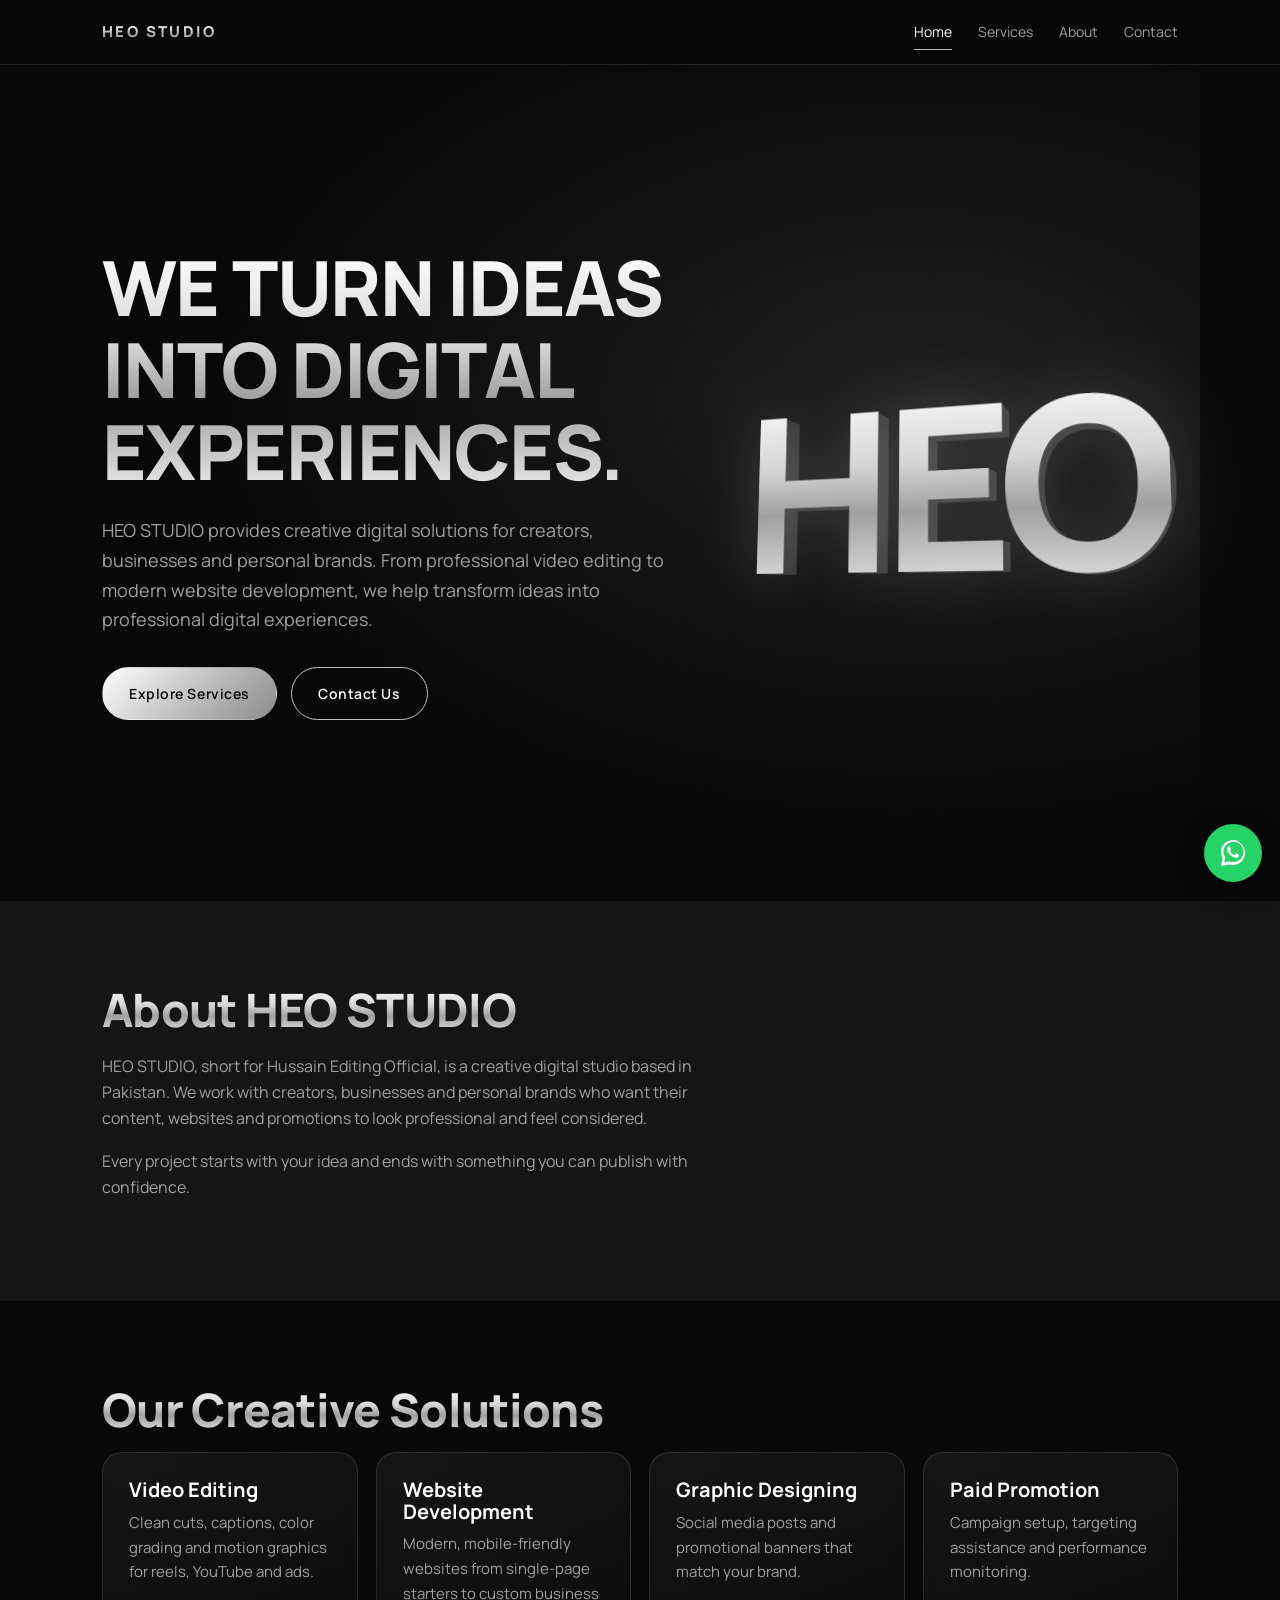
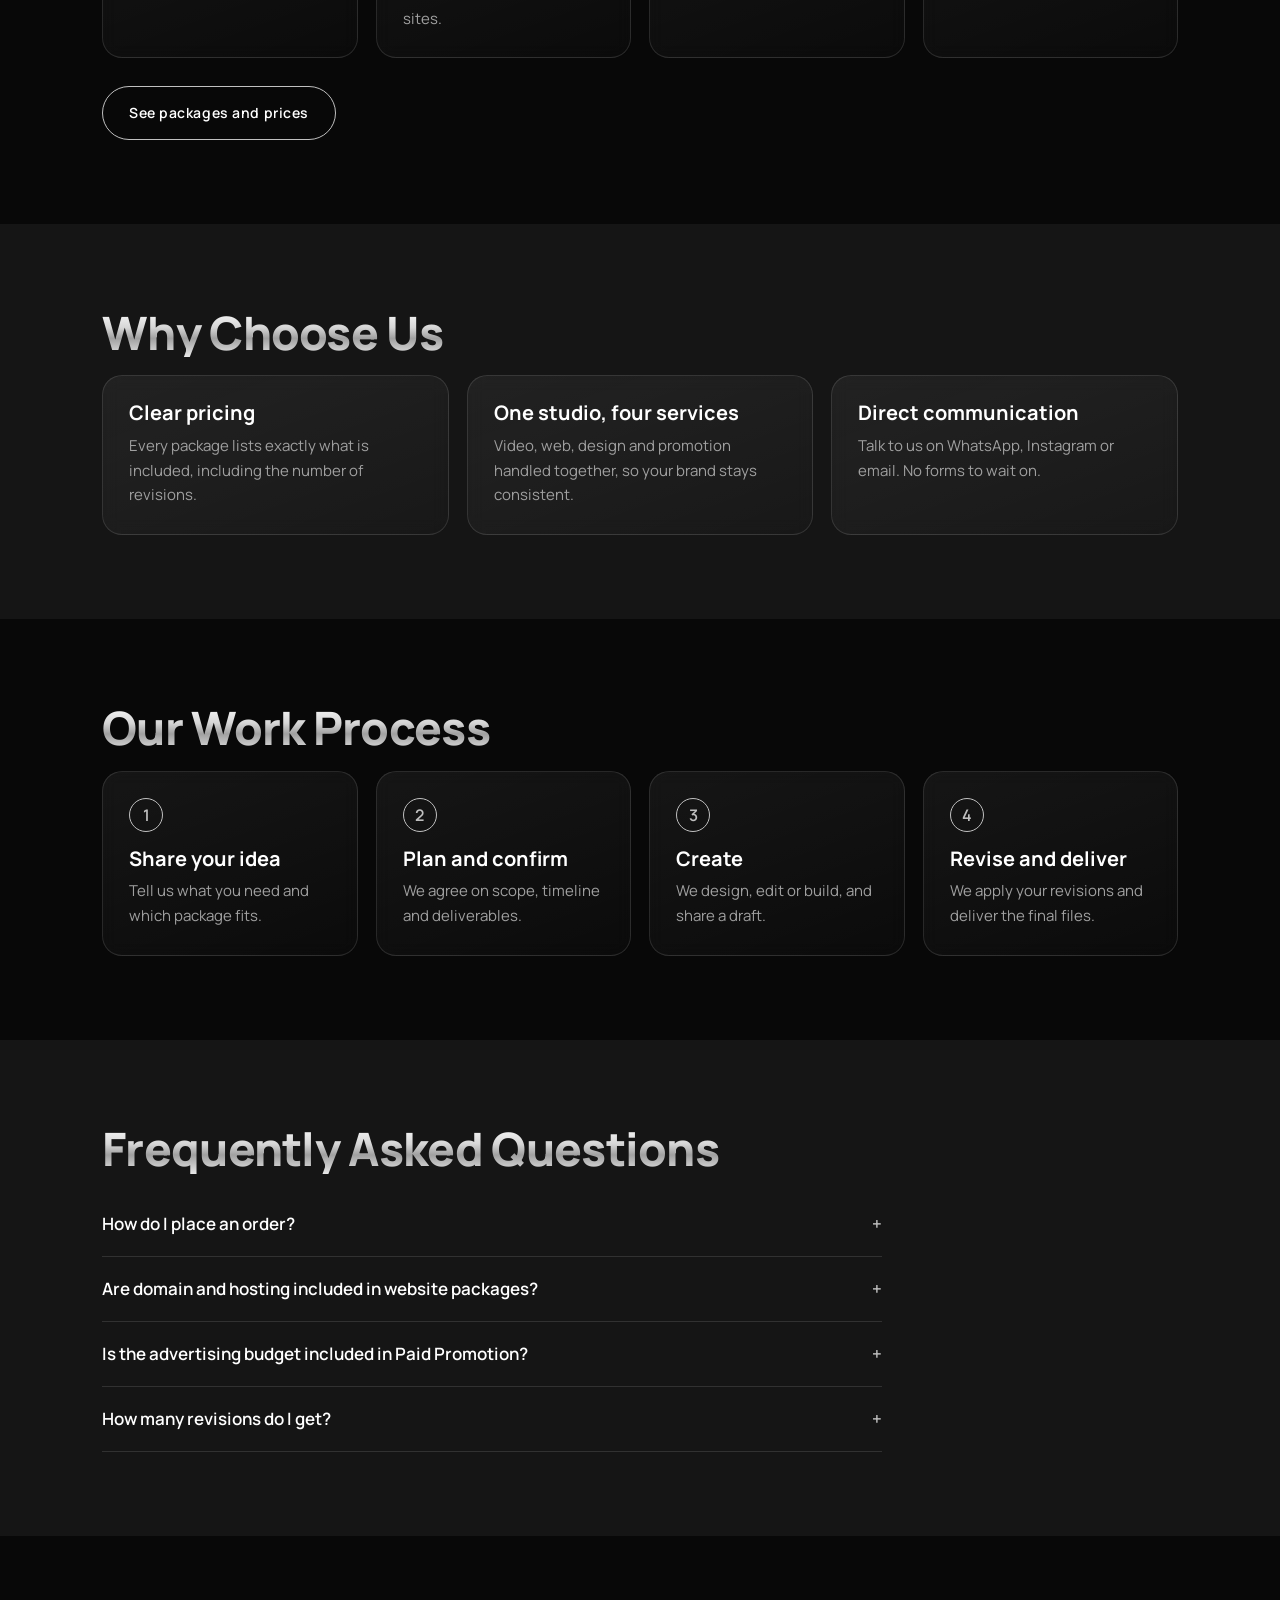
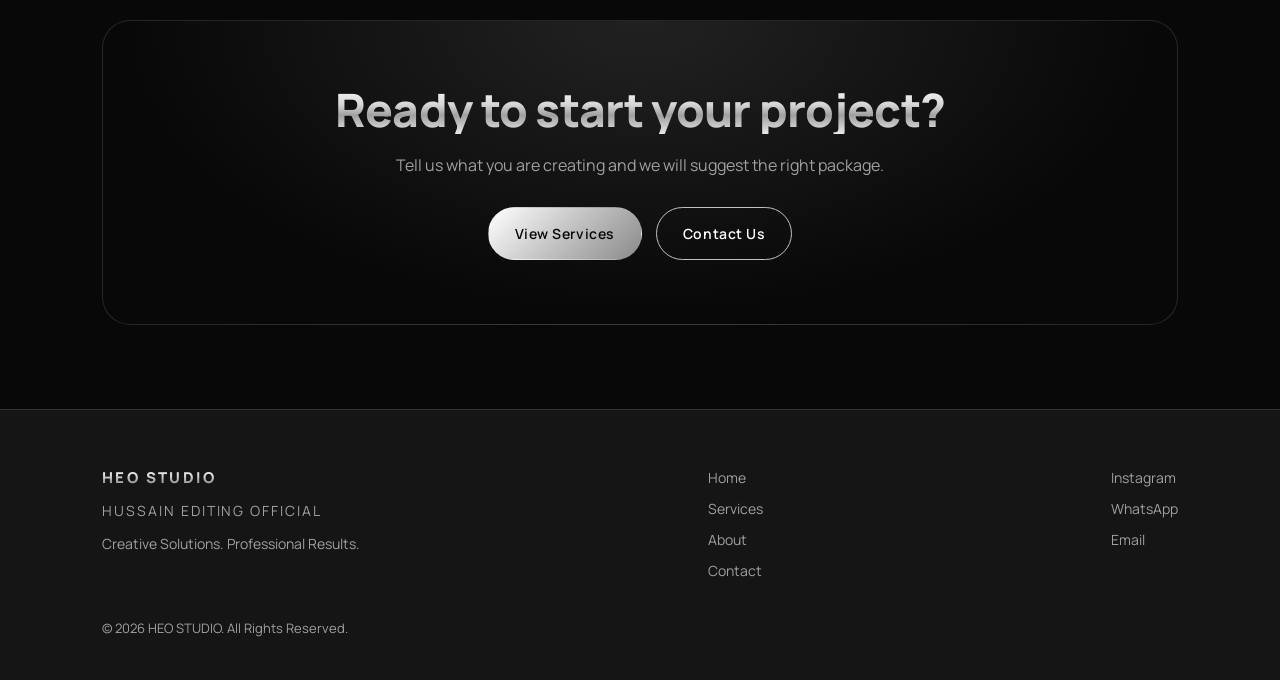
<file: index.html>
<!DOCTYPE html>
<html lang="en">
<head>
<meta charset="utf-8">
<meta name="viewport" content="width=device-width, initial-scale=1, viewport-fit=cover">
<title>HEO STUDIO | Hussain Editing Official – Video Editing, Websites, Design, Promotion</title>
<meta name="description" content="HEO STUDIO (Hussain Editing Official) offers professional video editing, website development, graphic designing and paid promotion for creators, businesses and personal brands in Pakistan.">
<meta property="og:title" content="HEO STUDIO | Hussain Editing Official – Video Editing, Websites, Design, Promotion">
<meta property="og:description" content="HEO STUDIO (Hussain Editing Official) offers professional video editing, website development, graphic designing and paid promotion for creators, businesses and personal brands in Pakistan.">
<meta property="og:type" content="website">
<meta name="theme-color" content="#080808">
<link rel="icon" href="data:image/svg+xml,%3Csvg xmlns='http://www.w3.org/2000/svg' viewBox='0 0 64 64'%3E%3Cdefs%3E%3ClinearGradient id='g' x1='0' y1='0' x2='1' y2='1'%3E%3Cstop offset='0' stop-color='%23fff'/%3E%3Cstop offset='.5' stop-color='%23c0c0c0'/%3E%3Cstop offset='1' stop-color='%23707070'/%3E%3C/linearGradient%3E%3C/defs%3E%3Crect width='64' height='64' rx='14' fill='%23080808'/%3E%3Ctext x='32' y='45' font-size='36' font-weight='800' font-family='Arial' text-anchor='middle' fill='url(%23g)'%3EH%3C/text%3E%3C/svg%3E">
<link rel="canonical" id="canon" href="">
<link rel="preconnect" href="https://fonts.googleapis.com">
<link href="https://fonts.googleapis.com/css2?family=Manrope:wght@300;400;600;800&display=swap" rel="stylesheet">
<style>
:root{--bg:#080808;--bg2:#151515;--silver:#C0C0C0;--white:#FFFFFF;--mute:#A0A0A0;--line:rgba(192,192,192,.16);color-scheme:dark;box-sizing:border-box;padding-top:env(safe-area-inset-top,0px);padding-bottom:env(safe-area-inset-bottom,0px)}
html{scroll-padding-top:env(safe-area-inset-top,0px);scroll-behavior:smooth}
*,*::before,*::after{box-sizing:inherit}
body{margin:0;overflow-x:clip;-webkit-tap-highlight-color:transparent;background:var(--bg);color:var(--white);font-family:Manrope,Inter,system-ui,sans-serif;line-height:1.65;-webkit-font-smoothing:antialiased}
a{color:inherit;text-decoration:none}
:focus-visible{outline:2px solid var(--silver);outline-offset:3px}
.chrome{background:linear-gradient(180deg,#fff 0%,#d6d6d6 40%,#a0a0a0 62%,#e8e8e8 100%);-webkit-background-clip:text;background-clip:text;color:transparent}
.wrap{max-width:1120px;margin:0 auto;padding:0 22px}
header{position:sticky;top:env(safe-area-inset-top,0px);z-index:20;background:rgba(8,8,8,.72);backdrop-filter:blur(14px);-webkit-backdrop-filter:blur(14px);border-bottom:1px solid var(--line)}
body::before{content:"";position:fixed;inset:0 0 auto;height:env(safe-area-inset-top,0px);background:rgba(8,8,8,.9);z-index:30}
.nav{display:flex;align-items:center;justify-content:space-between;height:64px}
.logo{font-weight:800;letter-spacing:.16em;font-size:15px}
.nav nav{display:flex;gap:26px;font-size:14px;color:var(--mute)}
.nav nav a{padding:6px 0;border-bottom:1px solid transparent;transition:.25s}
.nav nav a:hover,.nav nav a.on{color:var(--white);border-color:var(--silver)}
.btn{display:inline-block;padding:14px 26px;border-radius:999px;font-weight:600;font-size:14px;letter-spacing:.04em;border:1px solid var(--silver);cursor:pointer;transition:.25s;font-family:inherit;color:var(--white);background:transparent}
.btn.fill{background:linear-gradient(135deg,#fff,#bdbdbd 55%,#8a8a8a);color:#080808;border-color:transparent}
.btn:hover{transform:translateY(-2px);box-shadow:0 8px 28px rgba(192,192,192,.2)}
h1,h2,h3{margin:0;line-height:1.08}
h1{font-size:clamp(38px,7vw,76px);font-weight:800;letter-spacing:-.02em}
h2{font-size:clamp(28px,4.4vw,46px);font-weight:800;letter-spacing:-.015em;margin-bottom:18px}
p{color:var(--mute);margin:0 0 16px;max-width:62ch}
section{padding:84px 0;scroll-margin-top:calc(64px + env(safe-area-inset-top,0px))}
.hero{min-height:calc(100vh - 64px);display:grid;grid-template-columns:1.1fr .9fr;gap:30px;align-items:center;padding:60px 22px;background:radial-gradient(ellipse at 75% 40%,rgba(192,192,192,.12),transparent 60%)}
.hero p{font-size:18px;margin:24px 0 32px}
.row{display:flex;gap:14px;flex-wrap:wrap}
.stage{perspective:900px;display:grid;place-items:center;min-height:340px}
.mono{position:relative;transform-style:preserve-3d;transform:rotateX(var(--rx,8deg)) rotateY(var(--ry,-18deg));transition:transform .15s ease-out;font-weight:800;font-size:clamp(110px,19vw,230px);letter-spacing:-.04em;line-height:1;animation:float 6s ease-in-out infinite}
.mono span{display:block}
.mono .face{position:relative;z-index:2;filter:drop-shadow(0 0 30px rgba(255,255,255,.18))}
.mono .l{position:absolute;inset:0;color:#3a3a3a;z-index:1}
@keyframes float{50%{translate:0 -14px}}
.grid{display:grid;gap:18px}
.g4{grid-template-columns:repeat(auto-fit,minmax(min(230px,100%),1fr))}
.g3{grid-template-columns:repeat(auto-fit,minmax(min(280px,100%),1fr))}
.card{background:linear-gradient(160deg,rgba(255,255,255,.06),rgba(255,255,255,.015));border:1px solid var(--line);border-radius:20px;padding:26px;backdrop-filter:blur(8px);-webkit-backdrop-filter:blur(8px)}
.card h3{font-size:20px;margin-bottom:10px}
.card p{font-size:15px;margin-bottom:0}
.alt{background:var(--bg2)}
.steps{counter-reset:s}
.steps .card::before{counter-increment:s;content:counter(s);display:grid;place-items:center;width:34px;height:34px;border-radius:50%;border:1px solid var(--silver);color:var(--silver);font-weight:600;margin-bottom:16px}
details{border-bottom:1px solid var(--line);padding:18px 0}
summary{cursor:pointer;font-weight:600;font-size:17px;list-style:none;display:flex;justify-content:space-between;gap:16px}
summary::after{content:"+";color:var(--silver);transition:.25s}
details[open] summary::after{transform:rotate(45deg)}
details p{margin:12px 0 0}
.cta{text-align:center;border:1px solid var(--line);border-radius:28px;padding:64px 24px;background:radial-gradient(ellipse at 50% 0,rgba(192,192,192,.14),transparent 70%)}
.cta p{margin:0 auto 28px}.cta .row{justify-content:center}
.phead{padding:76px 0 24px}
.svc{margin-bottom:56px}
.svc>h2{font-size:clamp(24px,3.4vw,34px);margin-bottom:6px}
.note{font-size:14px;margin-bottom:22px;color:var(--mute)}
.pkg{display:flex;flex-direction:column;transition:.3s}
.pkg:hover{transform:translateY(-5px);border-color:rgba(192,192,192,.5)}
.pkg .pr{font-size:32px;font-weight:800;margin:6px 0 14px}
.pkg ul{list-style:none;padding:0;margin:0 0 24px;flex:1}
.pkg li{font-size:15px;color:var(--mute);padding:7px 0;border-bottom:1px solid var(--line)}
.pkg .btn{text-align:center}
.cc .t{font-size:13px;letter-spacing:.14em;color:var(--silver);font-weight:600}
.cc .v{font-size:19px;font-weight:600;margin:10px 0 22px;word-break:break-word}
form{margin-top:60px;display:grid;gap:18px;max-width:720px}
label{font-size:14px;font-weight:600;display:grid;gap:8px}
input,select,textarea{background:#101010;border:1px solid var(--line);border-radius:12px;padding:14px;color:var(--white);font:inherit;width:100%}
textarea{min-height:130px;resize:vertical}
.err{color:#e8a0a0;font-size:13px;font-weight:400;min-height:0}
#status{padding:14px 16px;border-radius:12px;border:1px solid var(--line);font-size:14px;display:none;color:var(--white)}
footer{border-top:1px solid var(--line);padding:56px 0 40px;background:var(--bg2)}
.fg{display:flex;justify-content:space-between;gap:36px;flex-wrap:wrap}
footer .logo{display:block;margin-bottom:8px}footer p{font-size:14px;margin:0}
footer ul{list-style:none;padding:0;margin:0;display:grid;gap:8px;font-size:14px;color:var(--mute)}
footer ul a:hover{color:var(--white)}
.copy{margin-top:36px;font-size:13px;color:var(--mute)}
.wa{position:fixed;right:max(18px,env(safe-area-inset-right,0px));bottom:calc(18px + env(safe-area-inset-bottom,0px));z-index:40;width:58px;height:58px;border-radius:50%;background:#25D366;display:grid;place-items:center;box-shadow:0 8px 26px rgba(0,0,0,.5);transition:.25s}
.wa:hover{transform:scale(1.1) rotate(-6deg);box-shadow:0 10px 32px rgba(37,211,102,.45)}
.wa svg{width:32px;height:32px;fill:#fff}
@media(prefers-reduced-motion:reduce){*{animation:none!important;transition:none!important;scroll-behavior:auto!important}}

@media(max-width:820px){
.hero{grid-template-columns:1fr;min-height:auto;padding:24px 22px 48px;gap:6px}
.stage{min-height:180px;order:-1}
.mono{font-size:clamp(96px,30vw,150px)}
h1{font-size:clamp(32px,9.4vw,46px);line-height:1.1}
.hero p{font-size:16px;margin:18px 0 26px}
.hero .row .btn{flex:1 1 140px;text-align:center}
section{padding:56px 0}
h2{font-size:clamp(26px,7.4vw,34px)}
.phead{padding:44px 0 12px}
.phead p{font-size:16px!important}
.card{padding:22px}
.cta{padding:44px 20px;border-radius:22px}
.cta .btn{width:100%}
.svc{margin-bottom:40px}
.pkg .btn,.cc .btn{display:block;text-align:center}
form{margin-top:44px}
input,select,textarea{font-size:16px}
form .btn{width:100%}
.fg{display:grid;grid-template-columns:1fr 1fr;gap:28px}
.fg>div:first-child{grid-column:1/-1}
footer{padding:44px 0 100px}
.wa{width:54px;height:54px}
.nav nav a{padding:10px 0}
}
@media(max-width:420px){
.wrap{padding:0 18px}
.hero{padding-left:18px;padding-right:18px}
.nav{height:58px}
.logo{font-size:12px;letter-spacing:.08em}
.nav nav{gap:12px;font-size:12.5px}
section{scroll-margin-top:calc(58px + env(safe-area-inset-top,0px))}
}
</style>
</head>
<body>
<header><div class="wrap nav"><a class="logo chrome" href="index.html">HEO STUDIO</a>
<nav aria-label="Main"><a href="index.html" class="on">Home</a><a href="services.html">Services</a><a href="index.html#about">About</a><a href="contact.html">Contact</a></nav></div></header>
<main>
<div class="wrap hero">
 <div><h1 class="chrome">WE TURN IDEAS INTO DIGITAL EXPERIENCES.</h1>
 <p>HEO STUDIO provides creative digital solutions for creators, businesses and personal brands. From professional video editing to modern website development, we help transform ideas into professional digital experiences.</p>
 <div class="row"><a class="btn fill" href="services.html">Explore Services</a><a class="btn" href="contact.html">Contact Us</a></div></div>
 <div class="stage" aria-hidden="true"><div class="mono" id="mono"><span class="l">HEO</span><span class="l" style="transform:translateZ(-10px)">HEO</span><span class="l" style="transform:translateZ(-20px)">HEO</span><span class="l" style="transform:translateZ(-30px)">HEO</span><span class="face chrome">HEO</span></div></div>
</div>
<section id="about" class="alt"><div class="wrap">
 <h2 class="chrome">About HEO STUDIO</h2>
 <p>HEO STUDIO, short for Hussain Editing Official, is a creative digital studio based in Pakistan. We work with creators, businesses and personal brands who want their content, websites and promotions to look professional and feel considered.</p>
 <p>Every project starts with your idea and ends with something you can publish with confidence.</p>
</div></section>
<section><div class="wrap">
 <h2 class="chrome">Our Creative Solutions</h2>
 <div class="grid g4">
 <div class="card"><h3>Video Editing</h3><p>Clean cuts, captions, color grading and motion graphics for reels, YouTube and ads.</p></div>
 <div class="card"><h3>Website Development</h3><p>Modern, mobile-friendly websites from single-page starters to custom business sites.</p></div>
 <div class="card"><h3>Graphic Designing</h3><p>Social media posts and promotional banners that match your brand.</p></div>
 <div class="card"><h3>Paid Promotion</h3><p>Campaign setup, targeting assistance and performance monitoring.</p></div>
 </div><div class="row" style="margin-top:28px"><a class="btn" href="services.html">See packages and prices</a></div>
</div></section>
<section class="alt"><div class="wrap">
 <h2 class="chrome">Why Choose Us</h2>
 <div class="grid g3">
 <div class="card"><h3>Clear pricing</h3><p>Every package lists exactly what is included, including the number of revisions.</p></div>
 <div class="card"><h3>One studio, four services</h3><p>Video, web, design and promotion handled together, so your brand stays consistent.</p></div>
 <div class="card"><h3>Direct communication</h3><p>Talk to us on WhatsApp, Instagram or email. No forms to wait on.</p></div>
 </div>
</div></section>
<section><div class="wrap">
 <h2 class="chrome">Our Work Process</h2>
 <div class="grid g4 steps">
 <div class="card"><h3>Share your idea</h3><p>Tell us what you need and which package fits.</p></div>
 <div class="card"><h3>Plan and confirm</h3><p>We agree on scope, timeline and deliverables.</p></div>
 <div class="card"><h3>Create</h3><p>We design, edit or build, and share a draft.</p></div>
 <div class="card"><h3>Revise and deliver</h3><p>We apply your revisions and deliver the final files.</p></div>
 </div>
</div></section>
<section class="alt"><div class="wrap">
 <h2 class="chrome">Frequently Asked Questions</h2>
 <div style="max-width:780px">
 <details><summary>How do I place an order?</summary><p>Press ORDER NOW on any package. WhatsApp opens with a message that already names the service and package.</p></details>
 <details><summary>Are domain and hosting included in website packages?</summary><p>No. Domain and recurring hosting charges may be separate. The Premium website package includes hosting setup assistance.</p></details>
 <details><summary>Is the advertising budget included in Paid Promotion?</summary><p>No. Your advertising budget is separate from our service fees. We do not guarantee views, followers or sales.</p></details>
 <details><summary>How many revisions do I get?</summary><p>Video editing packages include 1, 2 or 3 revisions depending on the package you choose.</p></details>
 </div>
</div></section>
<section><div class="wrap"><div class="cta"><h2 class="chrome">Ready to start your project?</h2><p>Tell us what you are creating and we will suggest the right package.</p>
<div class="row"><a class="btn fill" href="services.html">View Services</a><a class="btn" href="contact.html">Contact Us</a></div></div></div></section>
</main>
<footer><div class="wrap"><div class="fg">
 <div><span class="logo chrome">HEO STUDIO</span><p style="letter-spacing:.14em;margin-bottom:10px">HUSSAIN EDITING OFFICIAL</p><p>Creative Solutions. Professional Results.</p></div>
 <div><ul><li><a href="index.html">Home</a></li><li><a href="services.html">Services</a></li><li><a href="index.html#about">About</a></li><li><a href="contact.html">Contact</a></li></ul></div>
 <div><ul><li><a href="https://www.instagram.com/hussaineditingofficial/" target="_blank" rel="noopener">Instagram</a></li><li><a href="https://wa.me/923303354950" target="_blank" rel="noopener">WhatsApp</a></li><li><a href="mailto:raohussain836@gmail.com">Email</a></li></ul></div>
</div><div class="copy">© 2026 HEO STUDIO. All Rights Reserved.</div></div></footer>
<a class="wa" href="https://wa.me/923303354950" target="_blank" rel="noopener" aria-label="Chat with HEO STUDIO on WhatsApp"><svg viewBox="0 0 32 32" aria-hidden="true"><path d="M16.04 3C9.4 3 4 8.38 4 15.01c0 2.12.55 4.18 1.6 6L4 29l8.2-1.56a12.03 12.03 0 0 0 3.84.62C22.67 28.06 28 22.68 28 16.05 28 9.4 22.67 3 16.04 3zm0 22.04c-1.2 0-2.37-.2-3.5-.6l-.5-.17-4.87.93.97-4.74-.2-.5a9.9 9.9 0 0 1-1.5-5.2c0-5.5 4.5-10 10.06-10 5.5 0 9.97 4.5 9.97 10 0 5.54-4.5 10.28-10.43 10.28zm5.5-7.5c-.3-.15-1.8-.9-2.07-1-.28-.1-.48-.15-.68.15-.2.3-.78 1-.95 1.2-.18.2-.35.22-.65.07-.3-.15-1.27-.47-2.42-1.5-.9-.8-1.5-1.8-1.67-2.1-.18-.3-.02-.47.13-.62.14-.13.3-.35.45-.53.15-.17.2-.3.3-.5.1-.2.05-.37-.02-.52-.08-.15-.68-1.65-.93-2.25-.25-.6-.5-.5-.68-.5h-.58c-.2 0-.52.07-.8.37-.27.3-1.04 1.02-1.04 2.5s1.07 2.9 1.22 3.1c.15.2 2.1 3.2 5.1 4.5.7.3 1.27.5 1.7.62.72.23 1.37.2 1.88.12.57-.08 1.8-.74 2.05-1.45.25-.7.25-1.3.18-1.43-.07-.13-.27-.2-.57-.35z"/></svg></a>
<script>
// ---- CONFIG: edit these without rebuilding anything else ----
const CONFIG={
  SITE_URL:"",            // set to your domain once purchased, e.g. "https://heostudio.com"
  WHATSAPP:"923303354950",
  FORM_ENDPOINT:""        // paste a Formspree/Web3Forms/Basin URL here to activate the form
};
const SERVICES=[
 {n:"Video Editing",note:"",p:[
  ["Basic","Rs. 400",["Clean cuts and trimming","Basic transitions","Background music","1 revision"]],
  ["Advanced","Rs. 700",["Professional transitions","Animated captions","Color grading","Sound effects","2 revisions"]],
  ["Premium","Rs. 1,200",["Cinematic editing","Advanced motion graphics","Professional effects","Sound design","3 revisions"]]]},
 {n:"Website Development",note:"Domain and recurring hosting charges may be separate.",p:[
  ["Starter","Rs. 1,500",["Single-page website","Modern design","Mobile-friendly layout"]],
  ["Business","Rs. 3,500",["Up to 3 pages","Professional design","Responsive layout","Contact section"]],
  ["Premium","Rs. 5,000",["Advanced website design","Custom sections","Responsive layout","Hosting setup assistance","Basic SEO configuration"]]]},
 {n:"Graphic Designing",note:"",p:[
  ["Basic","Rs. 300",["1 social media post"]],
  ["Advanced","Rs. 800",["3 social media posts"]],
  ["Premium","Rs. 1,500",["5 social media posts","1 promotional banner"]]]},
 {n:"Paid Promotion",note:"Advertising budget is separate from service fees. Views, followers or sales are not guaranteed.",p:[
  ["Starter","Rs. 500",["Campaign setup assistance"]],
  ["Growth","Rs. 1,000",["Audience targeting assistance","Basic campaign monitoring"]],
  ["Professional","Rs. 1,500",["Campaign management","Performance monitoring","Performance report"]]]}
];
const esc=s=>s.replace(/[&<>"]/g,c=>({"&":"&amp;","<":"&lt;",">":"&gt;",'"':"&quot;"}[c]));
const svcEl=document.getElementById("svc");
if(svcEl)svcEl.innerHTML=SERVICES.map(s=>`<div class="svc"><h2 class="chrome">${esc(s.n)}</h2>${s.note?`<p class="note">${esc(s.note)}</p>`:'<p class="note">&nbsp;</p>'}<div class="grid g3">${s.p.map(k=>{
 const msg=`Hello HEO STUDIO, I would like to order the ${s.n} – ${k[0]} package (${k[1]}).`;
 return `<div class="card pkg"><h3>${k[0]}</h3><div class="pr chrome">${k[1]}</div><ul>${k[2].map(i=>`<li>${esc(i)}</li>`).join("")}</ul><a class="btn fill" target="_blank" rel="noopener" href="https://wa.me/${CONFIG.WHATSAPP}?text=${encodeURIComponent(msg)}">ORDER NOW</a></div>`}).join("")}</div></div>`).join("");

// ---- 3D monogram follows pointer ----
const mono=document.getElementById("mono");
if(mono&&!matchMedia("(prefers-reduced-motion:reduce)").matches)addEventListener("pointermove",e=>{
 mono.style.setProperty("--ry",((e.clientX/innerWidth-.5)*40)+"deg");
 mono.style.setProperty("--rx",(-(e.clientY/innerHeight-.5)*24)+"deg")});

// ---- contact form ----
const f=document.getElementById("f"),st=document.getElementById("status");
if(f){
function show(m){st.style.display="block";st.textContent=m}
f.addEventListener("submit",async e=>{
 e.preventDefault();let ok=true;
 const rules={name:v=>v.trim().length>=2||"Enter your full name.",email:v=>/^[^\s@]+@[^\s@]+\.[^\s@]+$/.test(v)||"Enter a valid email address.",service:v=>!!v||"Select a service.",budget:v=>v.trim().length>0||"Enter your project budget.",desc:v=>v.trim().length>=10||"Describe your project in at least 10 characters."};
 for(const k in rules){const el=f.elements[k],r=rules[k](el.value),er=el.parentElement.querySelector(".err");
  if(r!==true){ok=false;er.textContent=r;el.setAttribute("aria-invalid","true")}else{er.textContent="";el.removeAttribute("aria-invalid")}}
 if(!ok){show("Please fix the highlighted fields.");return}
 if(!CONFIG.FORM_ENDPOINT){show("Form backend pending: this form is not connected yet, so nothing was sent. Please use WhatsApp or email above to reach HEO STUDIO.");return}
 try{const r=await fetch(CONFIG.FORM_ENDPOINT,{method:"POST",headers:{"Accept":"application/json","Content-Type":"application/json"},body:JSON.stringify(Object.fromEntries(new FormData(f)))});
  if(!r.ok)throw 0;f.reset();show("Inquiry sent. We will reply soon.")}catch{show("Sending failed. Please try again or contact us on WhatsApp.")}
});
}
</script>
</body>
</html>
</file>
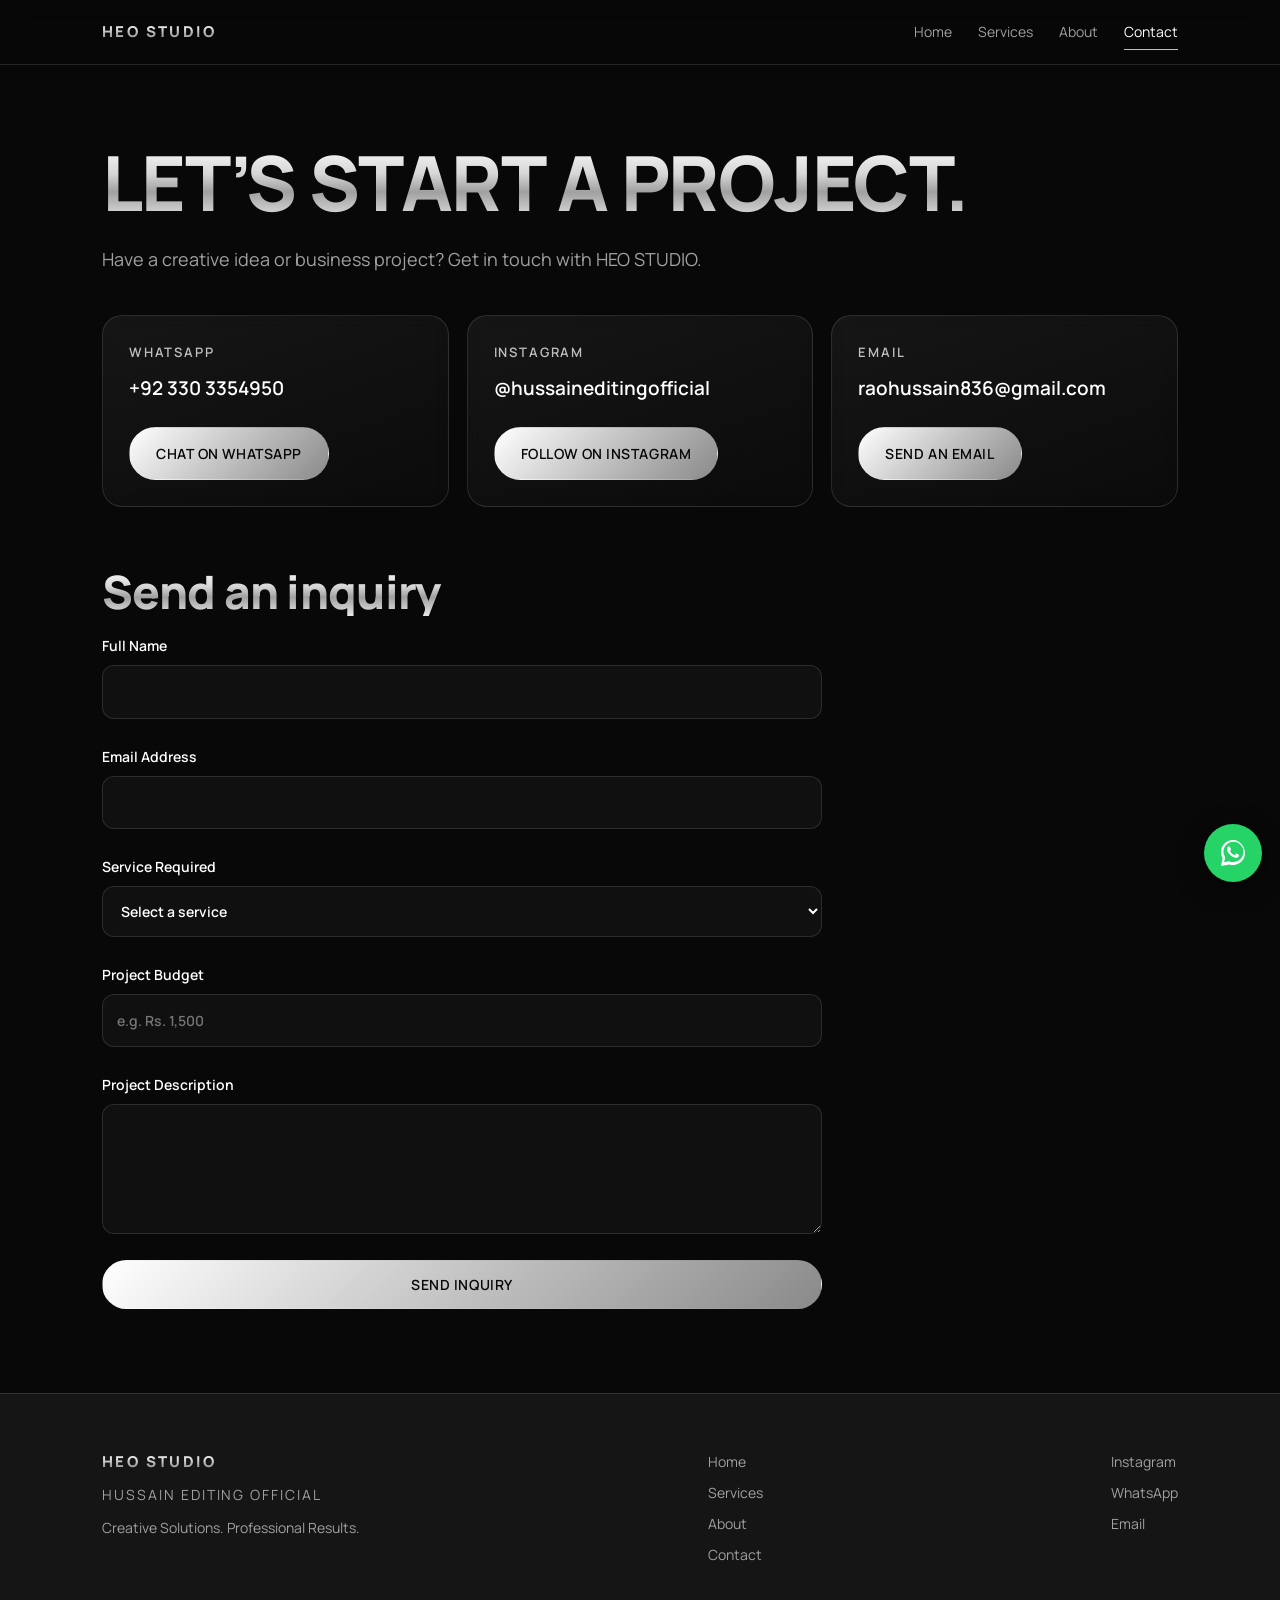
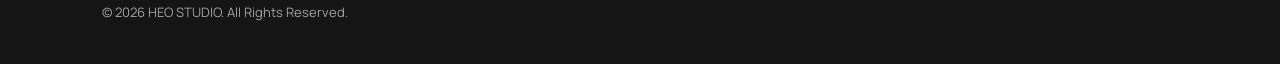
<file: contact.html>
<!DOCTYPE html>
<html lang="en">
<head>
<meta charset="utf-8">
<meta name="viewport" content="width=device-width, initial-scale=1, viewport-fit=cover">
<title>Contact | HEO STUDIO</title>
<meta name="description" content="Contact HEO STUDIO on WhatsApp, Instagram or email, or send a project inquiry.">
<meta property="og:title" content="Contact | HEO STUDIO">
<meta property="og:description" content="Contact HEO STUDIO on WhatsApp, Instagram or email, or send a project inquiry.">
<meta property="og:type" content="website">
<meta name="theme-color" content="#080808">
<link rel="icon" href="data:image/svg+xml,%3Csvg xmlns='http://www.w3.org/2000/svg' viewBox='0 0 64 64'%3E%3Cdefs%3E%3ClinearGradient id='g' x1='0' y1='0' x2='1' y2='1'%3E%3Cstop offset='0' stop-color='%23fff'/%3E%3Cstop offset='.5' stop-color='%23c0c0c0'/%3E%3Cstop offset='1' stop-color='%23707070'/%3E%3C/linearGradient%3E%3C/defs%3E%3Crect width='64' height='64' rx='14' fill='%23080808'/%3E%3Ctext x='32' y='45' font-size='36' font-weight='800' font-family='Arial' text-anchor='middle' fill='url(%23g)'%3EH%3C/text%3E%3C/svg%3E">
<link rel="canonical" id="canon" href="">
<link rel="preconnect" href="https://fonts.googleapis.com">
<link href="https://fonts.googleapis.com/css2?family=Manrope:wght@300;400;600;800&display=swap" rel="stylesheet">
<style>
:root{--bg:#080808;--bg2:#151515;--silver:#C0C0C0;--white:#FFFFFF;--mute:#A0A0A0;--line:rgba(192,192,192,.16);color-scheme:dark;box-sizing:border-box;padding-top:env(safe-area-inset-top,0px);padding-bottom:env(safe-area-inset-bottom,0px)}
html{scroll-padding-top:env(safe-area-inset-top,0px);scroll-behavior:smooth}
*,*::before,*::after{box-sizing:inherit}
body{margin:0;overflow-x:clip;-webkit-tap-highlight-color:transparent;background:var(--bg);color:var(--white);font-family:Manrope,Inter,system-ui,sans-serif;line-height:1.65;-webkit-font-smoothing:antialiased}
a{color:inherit;text-decoration:none}
:focus-visible{outline:2px solid var(--silver);outline-offset:3px}
.chrome{background:linear-gradient(180deg,#fff 0%,#d6d6d6 40%,#a0a0a0 62%,#e8e8e8 100%);-webkit-background-clip:text;background-clip:text;color:transparent}
.wrap{max-width:1120px;margin:0 auto;padding:0 22px}
header{position:sticky;top:env(safe-area-inset-top,0px);z-index:20;background:rgba(8,8,8,.72);backdrop-filter:blur(14px);-webkit-backdrop-filter:blur(14px);border-bottom:1px solid var(--line)}
body::before{content:"";position:fixed;inset:0 0 auto;height:env(safe-area-inset-top,0px);background:rgba(8,8,8,.9);z-index:30}
.nav{display:flex;align-items:center;justify-content:space-between;height:64px}
.logo{font-weight:800;letter-spacing:.16em;font-size:15px}
.nav nav{display:flex;gap:26px;font-size:14px;color:var(--mute)}
.nav nav a{padding:6px 0;border-bottom:1px solid transparent;transition:.25s}
.nav nav a:hover,.nav nav a.on{color:var(--white);border-color:var(--silver)}
.btn{display:inline-block;padding:14px 26px;border-radius:999px;font-weight:600;font-size:14px;letter-spacing:.04em;border:1px solid var(--silver);cursor:pointer;transition:.25s;font-family:inherit;color:var(--white);background:transparent}
.btn.fill{background:linear-gradient(135deg,#fff,#bdbdbd 55%,#8a8a8a);color:#080808;border-color:transparent}
.btn:hover{transform:translateY(-2px);box-shadow:0 8px 28px rgba(192,192,192,.2)}
h1,h2,h3{margin:0;line-height:1.08}
h1{font-size:clamp(38px,7vw,76px);font-weight:800;letter-spacing:-.02em}
h2{font-size:clamp(28px,4.4vw,46px);font-weight:800;letter-spacing:-.015em;margin-bottom:18px}
p{color:var(--mute);margin:0 0 16px;max-width:62ch}
section{padding:84px 0;scroll-margin-top:calc(64px + env(safe-area-inset-top,0px))}
.hero{min-height:calc(100vh - 64px);display:grid;grid-template-columns:1.1fr .9fr;gap:30px;align-items:center;padding:60px 22px;background:radial-gradient(ellipse at 75% 40%,rgba(192,192,192,.12),transparent 60%)}
.hero p{font-size:18px;margin:24px 0 32px}
.row{display:flex;gap:14px;flex-wrap:wrap}
.stage{perspective:900px;display:grid;place-items:center;min-height:340px}
.mono{position:relative;transform-style:preserve-3d;transform:rotateX(var(--rx,8deg)) rotateY(var(--ry,-18deg));transition:transform .15s ease-out;font-weight:800;font-size:clamp(110px,19vw,230px);letter-spacing:-.04em;line-height:1;animation:float 6s ease-in-out infinite}
.mono span{display:block}
.mono .face{position:relative;z-index:2;filter:drop-shadow(0 0 30px rgba(255,255,255,.18))}
.mono .l{position:absolute;inset:0;color:#3a3a3a;z-index:1}
@keyframes float{50%{translate:0 -14px}}
.grid{display:grid;gap:18px}
.g4{grid-template-columns:repeat(auto-fit,minmax(min(230px,100%),1fr))}
.g3{grid-template-columns:repeat(auto-fit,minmax(min(280px,100%),1fr))}
.card{background:linear-gradient(160deg,rgba(255,255,255,.06),rgba(255,255,255,.015));border:1px solid var(--line);border-radius:20px;padding:26px;backdrop-filter:blur(8px);-webkit-backdrop-filter:blur(8px)}
.card h3{font-size:20px;margin-bottom:10px}
.card p{font-size:15px;margin-bottom:0}
.alt{background:var(--bg2)}
.steps{counter-reset:s}
.steps .card::before{counter-increment:s;content:counter(s);display:grid;place-items:center;width:34px;height:34px;border-radius:50%;border:1px solid var(--silver);color:var(--silver);font-weight:600;margin-bottom:16px}
details{border-bottom:1px solid var(--line);padding:18px 0}
summary{cursor:pointer;font-weight:600;font-size:17px;list-style:none;display:flex;justify-content:space-between;gap:16px}
summary::after{content:"+";color:var(--silver);transition:.25s}
details[open] summary::after{transform:rotate(45deg)}
details p{margin:12px 0 0}
.cta{text-align:center;border:1px solid var(--line);border-radius:28px;padding:64px 24px;background:radial-gradient(ellipse at 50% 0,rgba(192,192,192,.14),transparent 70%)}
.cta p{margin:0 auto 28px}.cta .row{justify-content:center}
.phead{padding:76px 0 24px}
.svc{margin-bottom:56px}
.svc>h2{font-size:clamp(24px,3.4vw,34px);margin-bottom:6px}
.note{font-size:14px;margin-bottom:22px;color:var(--mute)}
.pkg{display:flex;flex-direction:column;transition:.3s}
.pkg:hover{transform:translateY(-5px);border-color:rgba(192,192,192,.5)}
.pkg .pr{font-size:32px;font-weight:800;margin:6px 0 14px}
.pkg ul{list-style:none;padding:0;margin:0 0 24px;flex:1}
.pkg li{font-size:15px;color:var(--mute);padding:7px 0;border-bottom:1px solid var(--line)}
.pkg .btn{text-align:center}
.cc .t{font-size:13px;letter-spacing:.14em;color:var(--silver);font-weight:600}
.cc .v{font-size:19px;font-weight:600;margin:10px 0 22px;word-break:break-word}
form{margin-top:60px;display:grid;gap:18px;max-width:720px}
label{font-size:14px;font-weight:600;display:grid;gap:8px}
input,select,textarea{background:#101010;border:1px solid var(--line);border-radius:12px;padding:14px;color:var(--white);font:inherit;width:100%}
textarea{min-height:130px;resize:vertical}
.err{color:#e8a0a0;font-size:13px;font-weight:400;min-height:0}
#status{padding:14px 16px;border-radius:12px;border:1px solid var(--line);font-size:14px;display:none;color:var(--white)}
footer{border-top:1px solid var(--line);padding:56px 0 40px;background:var(--bg2)}
.fg{display:flex;justify-content:space-between;gap:36px;flex-wrap:wrap}
footer .logo{display:block;margin-bottom:8px}footer p{font-size:14px;margin:0}
footer ul{list-style:none;padding:0;margin:0;display:grid;gap:8px;font-size:14px;color:var(--mute)}
footer ul a:hover{color:var(--white)}
.copy{margin-top:36px;font-size:13px;color:var(--mute)}
.wa{position:fixed;right:max(18px,env(safe-area-inset-right,0px));bottom:calc(18px + env(safe-area-inset-bottom,0px));z-index:40;width:58px;height:58px;border-radius:50%;background:#25D366;display:grid;place-items:center;box-shadow:0 8px 26px rgba(0,0,0,.5);transition:.25s}
.wa:hover{transform:scale(1.1) rotate(-6deg);box-shadow:0 10px 32px rgba(37,211,102,.45)}
.wa svg{width:32px;height:32px;fill:#fff}
@media(prefers-reduced-motion:reduce){*{animation:none!important;transition:none!important;scroll-behavior:auto!important}}

@media(max-width:820px){
.hero{grid-template-columns:1fr;min-height:auto;padding:24px 22px 48px;gap:6px}
.stage{min-height:180px;order:-1}
.mono{font-size:clamp(96px,30vw,150px)}
h1{font-size:clamp(32px,9.4vw,46px);line-height:1.1}
.hero p{font-size:16px;margin:18px 0 26px}
.hero .row .btn{flex:1 1 140px;text-align:center}
section{padding:56px 0}
h2{font-size:clamp(26px,7.4vw,34px)}
.phead{padding:44px 0 12px}
.phead p{font-size:16px!important}
.card{padding:22px}
.cta{padding:44px 20px;border-radius:22px}
.cta .btn{width:100%}
.svc{margin-bottom:40px}
.pkg .btn,.cc .btn{display:block;text-align:center}
form{margin-top:44px}
input,select,textarea{font-size:16px}
form .btn{width:100%}
.fg{display:grid;grid-template-columns:1fr 1fr;gap:28px}
.fg>div:first-child{grid-column:1/-1}
footer{padding:44px 0 100px}
.wa{width:54px;height:54px}
.nav nav a{padding:10px 0}
}
@media(max-width:420px){
.wrap{padding:0 18px}
.hero{padding-left:18px;padding-right:18px}
.nav{height:58px}
.logo{font-size:12px;letter-spacing:.08em}
.nav nav{gap:12px;font-size:12.5px}
section{scroll-margin-top:calc(58px + env(safe-area-inset-top,0px))}
}
</style>
</head>
<body>
<header><div class="wrap nav"><a class="logo chrome" href="index.html">HEO STUDIO</a>
<nav aria-label="Main"><a href="index.html">Home</a><a href="services.html">Services</a><a href="index.html#about">About</a><a href="contact.html" class="on">Contact</a></nav></div></header>
<main>
<div class="wrap" style="padding-bottom:84px">
 <div class="phead"><h1 class="chrome">LET’S START A PROJECT.</h1><p style="margin-top:22px;font-size:18px">Have a creative idea or business project? Get in touch with HEO STUDIO.</p></div>
 <div class="grid g3">
 <div class="card cc"><div class="t">WHATSAPP</div><div class="v">+92 330 3354950</div><a class="btn fill" href="https://wa.me/923303354950" target="_blank" rel="noopener">CHAT ON WHATSAPP</a></div>
 <div class="card cc"><div class="t">INSTAGRAM</div><div class="v">@hussaineditingofficial</div><a class="btn fill" href="https://www.instagram.com/hussaineditingofficial/" target="_blank" rel="noopener">FOLLOW ON INSTAGRAM</a></div>
 <div class="card cc"><div class="t">EMAIL</div><div class="v">raohussain836@gmail.com</div><a class="btn fill" href="mailto:raohussain836@gmail.com">SEND AN EMAIL</a></div>
 </div>
 <form id="f" novalidate>
  <h2 class="chrome" style="margin:0">Send an inquiry</h2>
  <label>Full Name<input name="name" autocomplete="name" required><span class="err"></span></label>
  <label>Email Address<input name="email" type="email" autocomplete="email" required><span class="err"></span></label>
  <label>Service Required<select name="service" required><option value="">Select a service</option><option>Video Editing</option><option>Website Development</option><option>Graphic Designing</option><option>Paid Promotion</option><option>Not sure yet</option></select><span class="err"></span></label>
  <label>Project Budget<input name="budget" placeholder="e.g. Rs. 1,500" required><span class="err"></span></label>
  <label>Project Description<textarea name="desc" required></textarea><span class="err"></span></label>
  <button class="btn fill" type="submit">SEND INQUIRY</button>
  <div id="status" role="status"></div>
 </form>

</main>
<footer><div class="wrap"><div class="fg">
 <div><span class="logo chrome">HEO STUDIO</span><p style="letter-spacing:.14em;margin-bottom:10px">HUSSAIN EDITING OFFICIAL</p><p>Creative Solutions. Professional Results.</p></div>
 <div><ul><li><a href="index.html">Home</a></li><li><a href="services.html">Services</a></li><li><a href="index.html#about">About</a></li><li><a href="contact.html">Contact</a></li></ul></div>
 <div><ul><li><a href="https://www.instagram.com/hussaineditingofficial/" target="_blank" rel="noopener">Instagram</a></li><li><a href="https://wa.me/923303354950" target="_blank" rel="noopener">WhatsApp</a></li><li><a href="mailto:raohussain836@gmail.com">Email</a></li></ul></div>
</div><div class="copy">© 2026 HEO STUDIO. All Rights Reserved.</div></div></footer>
<a class="wa" href="https://wa.me/923303354950" target="_blank" rel="noopener" aria-label="Chat with HEO STUDIO on WhatsApp"><svg viewBox="0 0 32 32" aria-hidden="true"><path d="M16.04 3C9.4 3 4 8.38 4 15.01c0 2.12.55 4.18 1.6 6L4 29l8.2-1.56a12.03 12.03 0 0 0 3.84.62C22.67 28.06 28 22.68 28 16.05 28 9.4 22.67 3 16.04 3zm0 22.04c-1.2 0-2.37-.2-3.5-.6l-.5-.17-4.87.93.97-4.74-.2-.5a9.9 9.9 0 0 1-1.5-5.2c0-5.5 4.5-10 10.06-10 5.5 0 9.97 4.5 9.97 10 0 5.54-4.5 10.28-10.43 10.28zm5.5-7.5c-.3-.15-1.8-.9-2.07-1-.28-.1-.48-.15-.68.15-.2.3-.78 1-.95 1.2-.18.2-.35.22-.65.07-.3-.15-1.27-.47-2.42-1.5-.9-.8-1.5-1.8-1.67-2.1-.18-.3-.02-.47.13-.62.14-.13.3-.35.45-.53.15-.17.2-.3.3-.5.1-.2.05-.37-.02-.52-.08-.15-.68-1.65-.93-2.25-.25-.6-.5-.5-.68-.5h-.58c-.2 0-.52.07-.8.37-.27.3-1.04 1.02-1.04 2.5s1.07 2.9 1.22 3.1c.15.2 2.1 3.2 5.1 4.5.7.3 1.27.5 1.7.62.72.23 1.37.2 1.88.12.57-.08 1.8-.74 2.05-1.45.25-.7.25-1.3.18-1.43-.07-.13-.27-.2-.57-.35z"/></svg></a>
<script>
// ---- CONFIG: edit these without rebuilding anything else ----
const CONFIG={
  SITE_URL:"",            // set to your domain once purchased, e.g. "https://heostudio.com"
  WHATSAPP:"923303354950",
  FORM_ENDPOINT:""        // paste a Formspree/Web3Forms/Basin URL here to activate the form
};
const SERVICES=[
 {n:"Video Editing",note:"",p:[
  ["Basic","Rs. 400",["Clean cuts and trimming","Basic transitions","Background music","1 revision"]],
  ["Advanced","Rs. 700",["Professional transitions","Animated captions","Color grading","Sound effects","2 revisions"]],
  ["Premium","Rs. 1,200",["Cinematic editing","Advanced motion graphics","Professional effects","Sound design","3 revisions"]]]},
 {n:"Website Development",note:"Domain and recurring hosting charges may be separate.",p:[
  ["Starter","Rs. 1,500",["Single-page website","Modern design","Mobile-friendly layout"]],
  ["Business","Rs. 3,500",["Up to 3 pages","Professional design","Responsive layout","Contact section"]],
  ["Premium","Rs. 5,000",["Advanced website design","Custom sections","Responsive layout","Hosting setup assistance","Basic SEO configuration"]]]},
 {n:"Graphic Designing",note:"",p:[
  ["Basic","Rs. 300",["1 social media post"]],
  ["Advanced","Rs. 800",["3 social media posts"]],
  ["Premium","Rs. 1,500",["5 social media posts","1 promotional banner"]]]},
 {n:"Paid Promotion",note:"Advertising budget is separate from service fees. Views, followers or sales are not guaranteed.",p:[
  ["Starter","Rs. 500",["Campaign setup assistance"]],
  ["Growth","Rs. 1,000",["Audience targeting assistance","Basic campaign monitoring"]],
  ["Professional","Rs. 1,500",["Campaign management","Performance monitoring","Performance report"]]]}
];
const esc=s=>s.replace(/[&<>"]/g,c=>({"&":"&amp;","<":"&lt;",">":"&gt;",'"':"&quot;"}[c]));
const svcEl=document.getElementById("svc");
if(svcEl)svcEl.innerHTML=SERVICES.map(s=>`<div class="svc"><h2 class="chrome">${esc(s.n)}</h2>${s.note?`<p class="note">${esc(s.note)}</p>`:'<p class="note">&nbsp;</p>'}<div class="grid g3">${s.p.map(k=>{
 const msg=`Hello HEO STUDIO, I would like to order the ${s.n} – ${k[0]} package (${k[1]}).`;
 return `<div class="card pkg"><h3>${k[0]}</h3><div class="pr chrome">${k[1]}</div><ul>${k[2].map(i=>`<li>${esc(i)}</li>`).join("")}</ul><a class="btn fill" target="_blank" rel="noopener" href="https://wa.me/${CONFIG.WHATSAPP}?text=${encodeURIComponent(msg)}">ORDER NOW</a></div>`}).join("")}</div></div>`).join("");

// ---- 3D monogram follows pointer ----
const mono=document.getElementById("mono");
if(mono&&!matchMedia("(prefers-reduced-motion:reduce)").matches)addEventListener("pointermove",e=>{
 mono.style.setProperty("--ry",((e.clientX/innerWidth-.5)*40)+"deg");
 mono.style.setProperty("--rx",(-(e.clientY/innerHeight-.5)*24)+"deg")});

// ---- contact form ----
const f=document.getElementById("f"),st=document.getElementById("status");
if(f){
function show(m){st.style.display="block";st.textContent=m}
f.addEventListener("submit",async e=>{
 e.preventDefault();let ok=true;
 const rules={name:v=>v.trim().length>=2||"Enter your full name.",email:v=>/^[^\s@]+@[^\s@]+\.[^\s@]+$/.test(v)||"Enter a valid email address.",service:v=>!!v||"Select a service.",budget:v=>v.trim().length>0||"Enter your project budget.",desc:v=>v.trim().length>=10||"Describe your project in at least 10 characters."};
 for(const k in rules){const el=f.elements[k],r=rules[k](el.value),er=el.parentElement.querySelector(".err");
  if(r!==true){ok=false;er.textContent=r;el.setAttribute("aria-invalid","true")}else{er.textContent="";el.removeAttribute("aria-invalid")}}
 if(!ok){show("Please fix the highlighted fields.");return}
 if(!CONFIG.FORM_ENDPOINT){show("Form backend pending: this form is not connected yet, so nothing was sent. Please use WhatsApp or email above to reach HEO STUDIO.");return}
 try{const r=await fetch(CONFIG.FORM_ENDPOINT,{method:"POST",headers:{"Accept":"application/json","Content-Type":"application/json"},body:JSON.stringify(Object.fromEntries(new FormData(f)))});
  if(!r.ok)throw 0;f.reset();show("Inquiry sent. We will reply soon.")}catch{show("Sending failed. Please try again or contact us on WhatsApp.")}
});
}
</script>
</body>
</html>
</file>
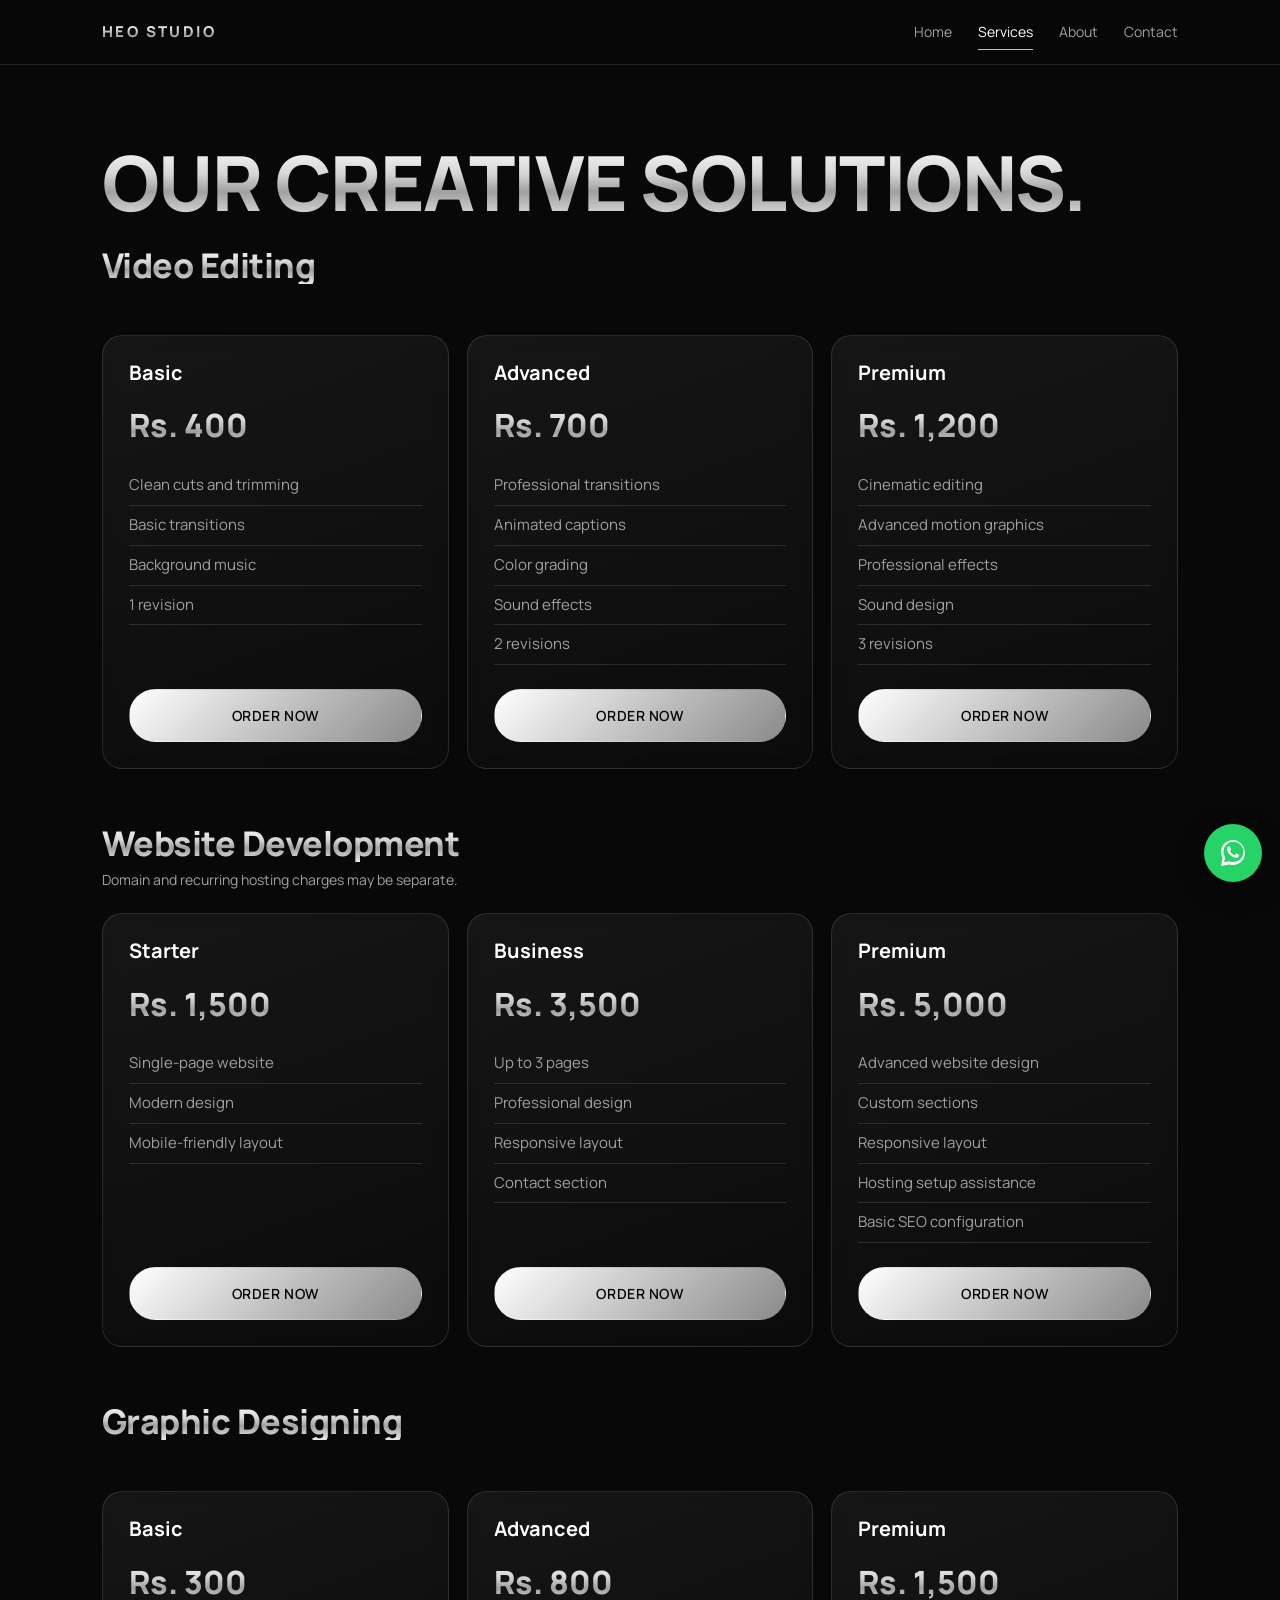
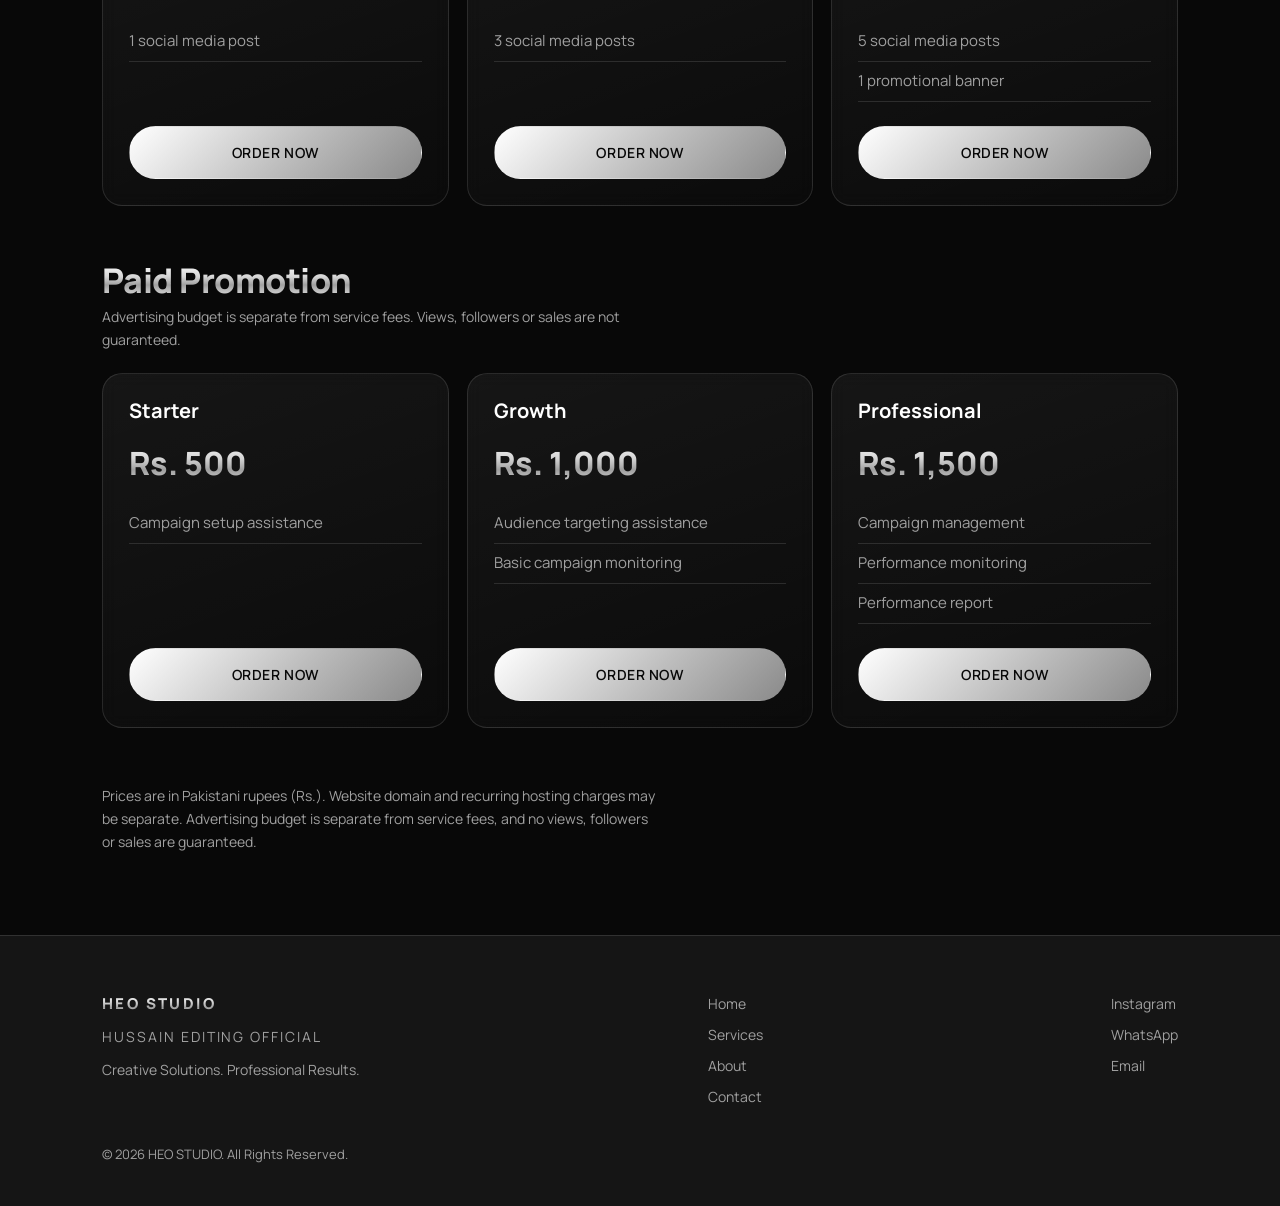
<file: services.html>
<!DOCTYPE html>
<html lang="en">
<head>
<meta charset="utf-8">
<meta name="viewport" content="width=device-width, initial-scale=1, viewport-fit=cover">
<title>Services & Pricing | HEO STUDIO</title>
<meta name="description" content="Video editing, website development, graphic designing and paid promotion packages from HEO STUDIO with clear prices and WhatsApp ordering.">
<meta property="og:title" content="Services & Pricing | HEO STUDIO">
<meta property="og:description" content="Video editing, website development, graphic designing and paid promotion packages from HEO STUDIO with clear prices and WhatsApp ordering.">
<meta property="og:type" content="website">
<meta name="theme-color" content="#080808">
<link rel="icon" href="data:image/svg+xml,%3Csvg xmlns='http://www.w3.org/2000/svg' viewBox='0 0 64 64'%3E%3Cdefs%3E%3ClinearGradient id='g' x1='0' y1='0' x2='1' y2='1'%3E%3Cstop offset='0' stop-color='%23fff'/%3E%3Cstop offset='.5' stop-color='%23c0c0c0'/%3E%3Cstop offset='1' stop-color='%23707070'/%3E%3C/linearGradient%3E%3C/defs%3E%3Crect width='64' height='64' rx='14' fill='%23080808'/%3E%3Ctext x='32' y='45' font-size='36' font-weight='800' font-family='Arial' text-anchor='middle' fill='url(%23g)'%3EH%3C/text%3E%3C/svg%3E">
<link rel="canonical" id="canon" href="">
<link rel="preconnect" href="https://fonts.googleapis.com">
<link href="https://fonts.googleapis.com/css2?family=Manrope:wght@300;400;600;800&display=swap" rel="stylesheet">
<style>
:root{--bg:#080808;--bg2:#151515;--silver:#C0C0C0;--white:#FFFFFF;--mute:#A0A0A0;--line:rgba(192,192,192,.16);color-scheme:dark;box-sizing:border-box;padding-top:env(safe-area-inset-top,0px);padding-bottom:env(safe-area-inset-bottom,0px)}
html{scroll-padding-top:env(safe-area-inset-top,0px);scroll-behavior:smooth}
*,*::before,*::after{box-sizing:inherit}
body{margin:0;overflow-x:clip;-webkit-tap-highlight-color:transparent;background:var(--bg);color:var(--white);font-family:Manrope,Inter,system-ui,sans-serif;line-height:1.65;-webkit-font-smoothing:antialiased}
a{color:inherit;text-decoration:none}
:focus-visible{outline:2px solid var(--silver);outline-offset:3px}
.chrome{background:linear-gradient(180deg,#fff 0%,#d6d6d6 40%,#a0a0a0 62%,#e8e8e8 100%);-webkit-background-clip:text;background-clip:text;color:transparent}
.wrap{max-width:1120px;margin:0 auto;padding:0 22px}
header{position:sticky;top:env(safe-area-inset-top,0px);z-index:20;background:rgba(8,8,8,.72);backdrop-filter:blur(14px);-webkit-backdrop-filter:blur(14px);border-bottom:1px solid var(--line)}
body::before{content:"";position:fixed;inset:0 0 auto;height:env(safe-area-inset-top,0px);background:rgba(8,8,8,.9);z-index:30}
.nav{display:flex;align-items:center;justify-content:space-between;height:64px}
.logo{font-weight:800;letter-spacing:.16em;font-size:15px}
.nav nav{display:flex;gap:26px;font-size:14px;color:var(--mute)}
.nav nav a{padding:6px 0;border-bottom:1px solid transparent;transition:.25s}
.nav nav a:hover,.nav nav a.on{color:var(--white);border-color:var(--silver)}
.btn{display:inline-block;padding:14px 26px;border-radius:999px;font-weight:600;font-size:14px;letter-spacing:.04em;border:1px solid var(--silver);cursor:pointer;transition:.25s;font-family:inherit;color:var(--white);background:transparent}
.btn.fill{background:linear-gradient(135deg,#fff,#bdbdbd 55%,#8a8a8a);color:#080808;border-color:transparent}
.btn:hover{transform:translateY(-2px);box-shadow:0 8px 28px rgba(192,192,192,.2)}
h1,h2,h3{margin:0;line-height:1.08}
h1{font-size:clamp(38px,7vw,76px);font-weight:800;letter-spacing:-.02em}
h2{font-size:clamp(28px,4.4vw,46px);font-weight:800;letter-spacing:-.015em;margin-bottom:18px}
p{color:var(--mute);margin:0 0 16px;max-width:62ch}
section{padding:84px 0;scroll-margin-top:calc(64px + env(safe-area-inset-top,0px))}
.hero{min-height:calc(100vh - 64px);display:grid;grid-template-columns:1.1fr .9fr;gap:30px;align-items:center;padding:60px 22px;background:radial-gradient(ellipse at 75% 40%,rgba(192,192,192,.12),transparent 60%)}
.hero p{font-size:18px;margin:24px 0 32px}
.row{display:flex;gap:14px;flex-wrap:wrap}
.stage{perspective:900px;display:grid;place-items:center;min-height:340px}
.mono{position:relative;transform-style:preserve-3d;transform:rotateX(var(--rx,8deg)) rotateY(var(--ry,-18deg));transition:transform .15s ease-out;font-weight:800;font-size:clamp(110px,19vw,230px);letter-spacing:-.04em;line-height:1;animation:float 6s ease-in-out infinite}
.mono span{display:block}
.mono .face{position:relative;z-index:2;filter:drop-shadow(0 0 30px rgba(255,255,255,.18))}
.mono .l{position:absolute;inset:0;color:#3a3a3a;z-index:1}
@keyframes float{50%{translate:0 -14px}}
.grid{display:grid;gap:18px}
.g4{grid-template-columns:repeat(auto-fit,minmax(min(230px,100%),1fr))}
.g3{grid-template-columns:repeat(auto-fit,minmax(min(280px,100%),1fr))}
.card{background:linear-gradient(160deg,rgba(255,255,255,.06),rgba(255,255,255,.015));border:1px solid var(--line);border-radius:20px;padding:26px;backdrop-filter:blur(8px);-webkit-backdrop-filter:blur(8px)}
.card h3{font-size:20px;margin-bottom:10px}
.card p{font-size:15px;margin-bottom:0}
.alt{background:var(--bg2)}
.steps{counter-reset:s}
.steps .card::before{counter-increment:s;content:counter(s);display:grid;place-items:center;width:34px;height:34px;border-radius:50%;border:1px solid var(--silver);color:var(--silver);font-weight:600;margin-bottom:16px}
details{border-bottom:1px solid var(--line);padding:18px 0}
summary{cursor:pointer;font-weight:600;font-size:17px;list-style:none;display:flex;justify-content:space-between;gap:16px}
summary::after{content:"+";color:var(--silver);transition:.25s}
details[open] summary::after{transform:rotate(45deg)}
details p{margin:12px 0 0}
.cta{text-align:center;border:1px solid var(--line);border-radius:28px;padding:64px 24px;background:radial-gradient(ellipse at 50% 0,rgba(192,192,192,.14),transparent 70%)}
.cta p{margin:0 auto 28px}.cta .row{justify-content:center}
.phead{padding:76px 0 24px}
.svc{margin-bottom:56px}
.svc>h2{font-size:clamp(24px,3.4vw,34px);margin-bottom:6px}
.note{font-size:14px;margin-bottom:22px;color:var(--mute)}
.pkg{display:flex;flex-direction:column;transition:.3s}
.pkg:hover{transform:translateY(-5px);border-color:rgba(192,192,192,.5)}
.pkg .pr{font-size:32px;font-weight:800;margin:6px 0 14px}
.pkg ul{list-style:none;padding:0;margin:0 0 24px;flex:1}
.pkg li{font-size:15px;color:var(--mute);padding:7px 0;border-bottom:1px solid var(--line)}
.pkg .btn{text-align:center}
.cc .t{font-size:13px;letter-spacing:.14em;color:var(--silver);font-weight:600}
.cc .v{font-size:19px;font-weight:600;margin:10px 0 22px;word-break:break-word}
form{margin-top:60px;display:grid;gap:18px;max-width:720px}
label{font-size:14px;font-weight:600;display:grid;gap:8px}
input,select,textarea{background:#101010;border:1px solid var(--line);border-radius:12px;padding:14px;color:var(--white);font:inherit;width:100%}
textarea{min-height:130px;resize:vertical}
.err{color:#e8a0a0;font-size:13px;font-weight:400;min-height:0}
#status{padding:14px 16px;border-radius:12px;border:1px solid var(--line);font-size:14px;display:none;color:var(--white)}
footer{border-top:1px solid var(--line);padding:56px 0 40px;background:var(--bg2)}
.fg{display:flex;justify-content:space-between;gap:36px;flex-wrap:wrap}
footer .logo{display:block;margin-bottom:8px}footer p{font-size:14px;margin:0}
footer ul{list-style:none;padding:0;margin:0;display:grid;gap:8px;font-size:14px;color:var(--mute)}
footer ul a:hover{color:var(--white)}
.copy{margin-top:36px;font-size:13px;color:var(--mute)}
.wa{position:fixed;right:max(18px,env(safe-area-inset-right,0px));bottom:calc(18px + env(safe-area-inset-bottom,0px));z-index:40;width:58px;height:58px;border-radius:50%;background:#25D366;display:grid;place-items:center;box-shadow:0 8px 26px rgba(0,0,0,.5);transition:.25s}
.wa:hover{transform:scale(1.1) rotate(-6deg);box-shadow:0 10px 32px rgba(37,211,102,.45)}
.wa svg{width:32px;height:32px;fill:#fff}
@media(prefers-reduced-motion:reduce){*{animation:none!important;transition:none!important;scroll-behavior:auto!important}}

@media(max-width:820px){
.hero{grid-template-columns:1fr;min-height:auto;padding:24px 22px 48px;gap:6px}
.stage{min-height:180px;order:-1}
.mono{font-size:clamp(96px,30vw,150px)}
h1{font-size:clamp(32px,9.4vw,46px);line-height:1.1}
.hero p{font-size:16px;margin:18px 0 26px}
.hero .row .btn{flex:1 1 140px;text-align:center}
section{padding:56px 0}
h2{font-size:clamp(26px,7.4vw,34px)}
.phead{padding:44px 0 12px}
.phead p{font-size:16px!important}
.card{padding:22px}
.cta{padding:44px 20px;border-radius:22px}
.cta .btn{width:100%}
.svc{margin-bottom:40px}
.pkg .btn,.cc .btn{display:block;text-align:center}
form{margin-top:44px}
input,select,textarea{font-size:16px}
form .btn{width:100%}
.fg{display:grid;grid-template-columns:1fr 1fr;gap:28px}
.fg>div:first-child{grid-column:1/-1}
footer{padding:44px 0 100px}
.wa{width:54px;height:54px}
.nav nav a{padding:10px 0}
}
@media(max-width:420px){
.wrap{padding:0 18px}
.hero{padding-left:18px;padding-right:18px}
.nav{height:58px}
.logo{font-size:12px;letter-spacing:.08em}
.nav nav{gap:12px;font-size:12.5px}
section{scroll-margin-top:calc(58px + env(safe-area-inset-top,0px))}
}
</style>
</head>
<body>
<header><div class="wrap nav"><a class="logo chrome" href="index.html">HEO STUDIO</a>
<nav aria-label="Main"><a href="index.html">Home</a><a href="services.html" class="on">Services</a><a href="index.html#about">About</a><a href="contact.html">Contact</a></nav></div></header>
<main>
<div class="wrap">
 <div class="phead"><h1 class="chrome">OUR CREATIVE SOLUTIONS.</h1></div>
 <div id="svc"></div>
 <p class="note" style="padding-bottom:60px">Prices are in Pakistani rupees (Rs.). Website domain and recurring hosting charges may be separate. Advertising budget is separate from service fees, and no views, followers or sales are guaranteed.</p>

</main>
<footer><div class="wrap"><div class="fg">
 <div><span class="logo chrome">HEO STUDIO</span><p style="letter-spacing:.14em;margin-bottom:10px">HUSSAIN EDITING OFFICIAL</p><p>Creative Solutions. Professional Results.</p></div>
 <div><ul><li><a href="index.html">Home</a></li><li><a href="services.html">Services</a></li><li><a href="index.html#about">About</a></li><li><a href="contact.html">Contact</a></li></ul></div>
 <div><ul><li><a href="https://www.instagram.com/hussaineditingofficial/" target="_blank" rel="noopener">Instagram</a></li><li><a href="https://wa.me/923303354950" target="_blank" rel="noopener">WhatsApp</a></li><li><a href="mailto:raohussain836@gmail.com">Email</a></li></ul></div>
</div><div class="copy">© 2026 HEO STUDIO. All Rights Reserved.</div></div></footer>
<a class="wa" href="https://wa.me/923303354950" target="_blank" rel="noopener" aria-label="Chat with HEO STUDIO on WhatsApp"><svg viewBox="0 0 32 32" aria-hidden="true"><path d="M16.04 3C9.4 3 4 8.38 4 15.01c0 2.12.55 4.18 1.6 6L4 29l8.2-1.56a12.03 12.03 0 0 0 3.84.62C22.67 28.06 28 22.68 28 16.05 28 9.4 22.67 3 16.04 3zm0 22.04c-1.2 0-2.37-.2-3.5-.6l-.5-.17-4.87.93.97-4.74-.2-.5a9.9 9.9 0 0 1-1.5-5.2c0-5.5 4.5-10 10.06-10 5.5 0 9.97 4.5 9.97 10 0 5.54-4.5 10.28-10.43 10.28zm5.5-7.5c-.3-.15-1.8-.9-2.07-1-.28-.1-.48-.15-.68.15-.2.3-.78 1-.95 1.2-.18.2-.35.22-.65.07-.3-.15-1.27-.47-2.42-1.5-.9-.8-1.5-1.8-1.67-2.1-.18-.3-.02-.47.13-.62.14-.13.3-.35.45-.53.15-.17.2-.3.3-.5.1-.2.05-.37-.02-.52-.08-.15-.68-1.65-.93-2.25-.25-.6-.5-.5-.68-.5h-.58c-.2 0-.52.07-.8.37-.27.3-1.04 1.02-1.04 2.5s1.07 2.9 1.22 3.1c.15.2 2.1 3.2 5.1 4.5.7.3 1.27.5 1.7.62.72.23 1.37.2 1.88.12.57-.08 1.8-.74 2.05-1.45.25-.7.25-1.3.18-1.43-.07-.13-.27-.2-.57-.35z"/></svg></a>
<script>
// ---- CONFIG: edit these without rebuilding anything else ----
const CONFIG={
  SITE_URL:"",            // set to your domain once purchased, e.g. "https://heostudio.com"
  WHATSAPP:"923303354950",
  FORM_ENDPOINT:""        // paste a Formspree/Web3Forms/Basin URL here to activate the form
};
const SERVICES=[
 {n:"Video Editing",note:"",p:[
  ["Basic","Rs. 400",["Clean cuts and trimming","Basic transitions","Background music","1 revision"]],
  ["Advanced","Rs. 700",["Professional transitions","Animated captions","Color grading","Sound effects","2 revisions"]],
  ["Premium","Rs. 1,200",["Cinematic editing","Advanced motion graphics","Professional effects","Sound design","3 revisions"]]]},
 {n:"Website Development",note:"Domain and recurring hosting charges may be separate.",p:[
  ["Starter","Rs. 1,500",["Single-page website","Modern design","Mobile-friendly layout"]],
  ["Business","Rs. 3,500",["Up to 3 pages","Professional design","Responsive layout","Contact section"]],
  ["Premium","Rs. 5,000",["Advanced website design","Custom sections","Responsive layout","Hosting setup assistance","Basic SEO configuration"]]]},
 {n:"Graphic Designing",note:"",p:[
  ["Basic","Rs. 300",["1 social media post"]],
  ["Advanced","Rs. 800",["3 social media posts"]],
  ["Premium","Rs. 1,500",["5 social media posts","1 promotional banner"]]]},
 {n:"Paid Promotion",note:"Advertising budget is separate from service fees. Views, followers or sales are not guaranteed.",p:[
  ["Starter","Rs. 500",["Campaign setup assistance"]],
  ["Growth","Rs. 1,000",["Audience targeting assistance","Basic campaign monitoring"]],
  ["Professional","Rs. 1,500",["Campaign management","Performance monitoring","Performance report"]]]}
];
const esc=s=>s.replace(/[&<>"]/g,c=>({"&":"&amp;","<":"&lt;",">":"&gt;",'"':"&quot;"}[c]));
const svcEl=document.getElementById("svc");
if(svcEl)svcEl.innerHTML=SERVICES.map(s=>`<div class="svc"><h2 class="chrome">${esc(s.n)}</h2>${s.note?`<p class="note">${esc(s.note)}</p>`:'<p class="note">&nbsp;</p>'}<div class="grid g3">${s.p.map(k=>{
 const msg=`Hello HEO STUDIO, I would like to order the ${s.n} – ${k[0]} package (${k[1]}).`;
 return `<div class="card pkg"><h3>${k[0]}</h3><div class="pr chrome">${k[1]}</div><ul>${k[2].map(i=>`<li>${esc(i)}</li>`).join("")}</ul><a class="btn fill" target="_blank" rel="noopener" href="https://wa.me/${CONFIG.WHATSAPP}?text=${encodeURIComponent(msg)}">ORDER NOW</a></div>`}).join("")}</div></div>`).join("");

// ---- 3D monogram follows pointer ----
const mono=document.getElementById("mono");
if(mono&&!matchMedia("(prefers-reduced-motion:reduce)").matches)addEventListener("pointermove",e=>{
 mono.style.setProperty("--ry",((e.clientX/innerWidth-.5)*40)+"deg");
 mono.style.setProperty("--rx",(-(e.clientY/innerHeight-.5)*24)+"deg")});

// ---- contact form ----
const f=document.getElementById("f"),st=document.getElementById("status");
if(f){
function show(m){st.style.display="block";st.textContent=m}
f.addEventListener("submit",async e=>{
 e.preventDefault();let ok=true;
 const rules={name:v=>v.trim().length>=2||"Enter your full name.",email:v=>/^[^\s@]+@[^\s@]+\.[^\s@]+$/.test(v)||"Enter a valid email address.",service:v=>!!v||"Select a service.",budget:v=>v.trim().length>0||"Enter your project budget.",desc:v=>v.trim().length>=10||"Describe your project in at least 10 characters."};
 for(const k in rules){const el=f.elements[k],r=rules[k](el.value),er=el.parentElement.querySelector(".err");
  if(r!==true){ok=false;er.textContent=r;el.setAttribute("aria-invalid","true")}else{er.textContent="";el.removeAttribute("aria-invalid")}}
 if(!ok){show("Please fix the highlighted fields.");return}
 if(!CONFIG.FORM_ENDPOINT){show("Form backend pending: this form is not connected yet, so nothing was sent. Please use WhatsApp or email above to reach HEO STUDIO.");return}
 try{const r=await fetch(CONFIG.FORM_ENDPOINT,{method:"POST",headers:{"Accept":"application/json","Content-Type":"application/json"},body:JSON.stringify(Object.fromEntries(new FormData(f)))});
  if(!r.ok)throw 0;f.reset();show("Inquiry sent. We will reply soon.")}catch{show("Sending failed. Please try again or contact us on WhatsApp.")}
});
}
</script>
</body>
</html>
</file>
